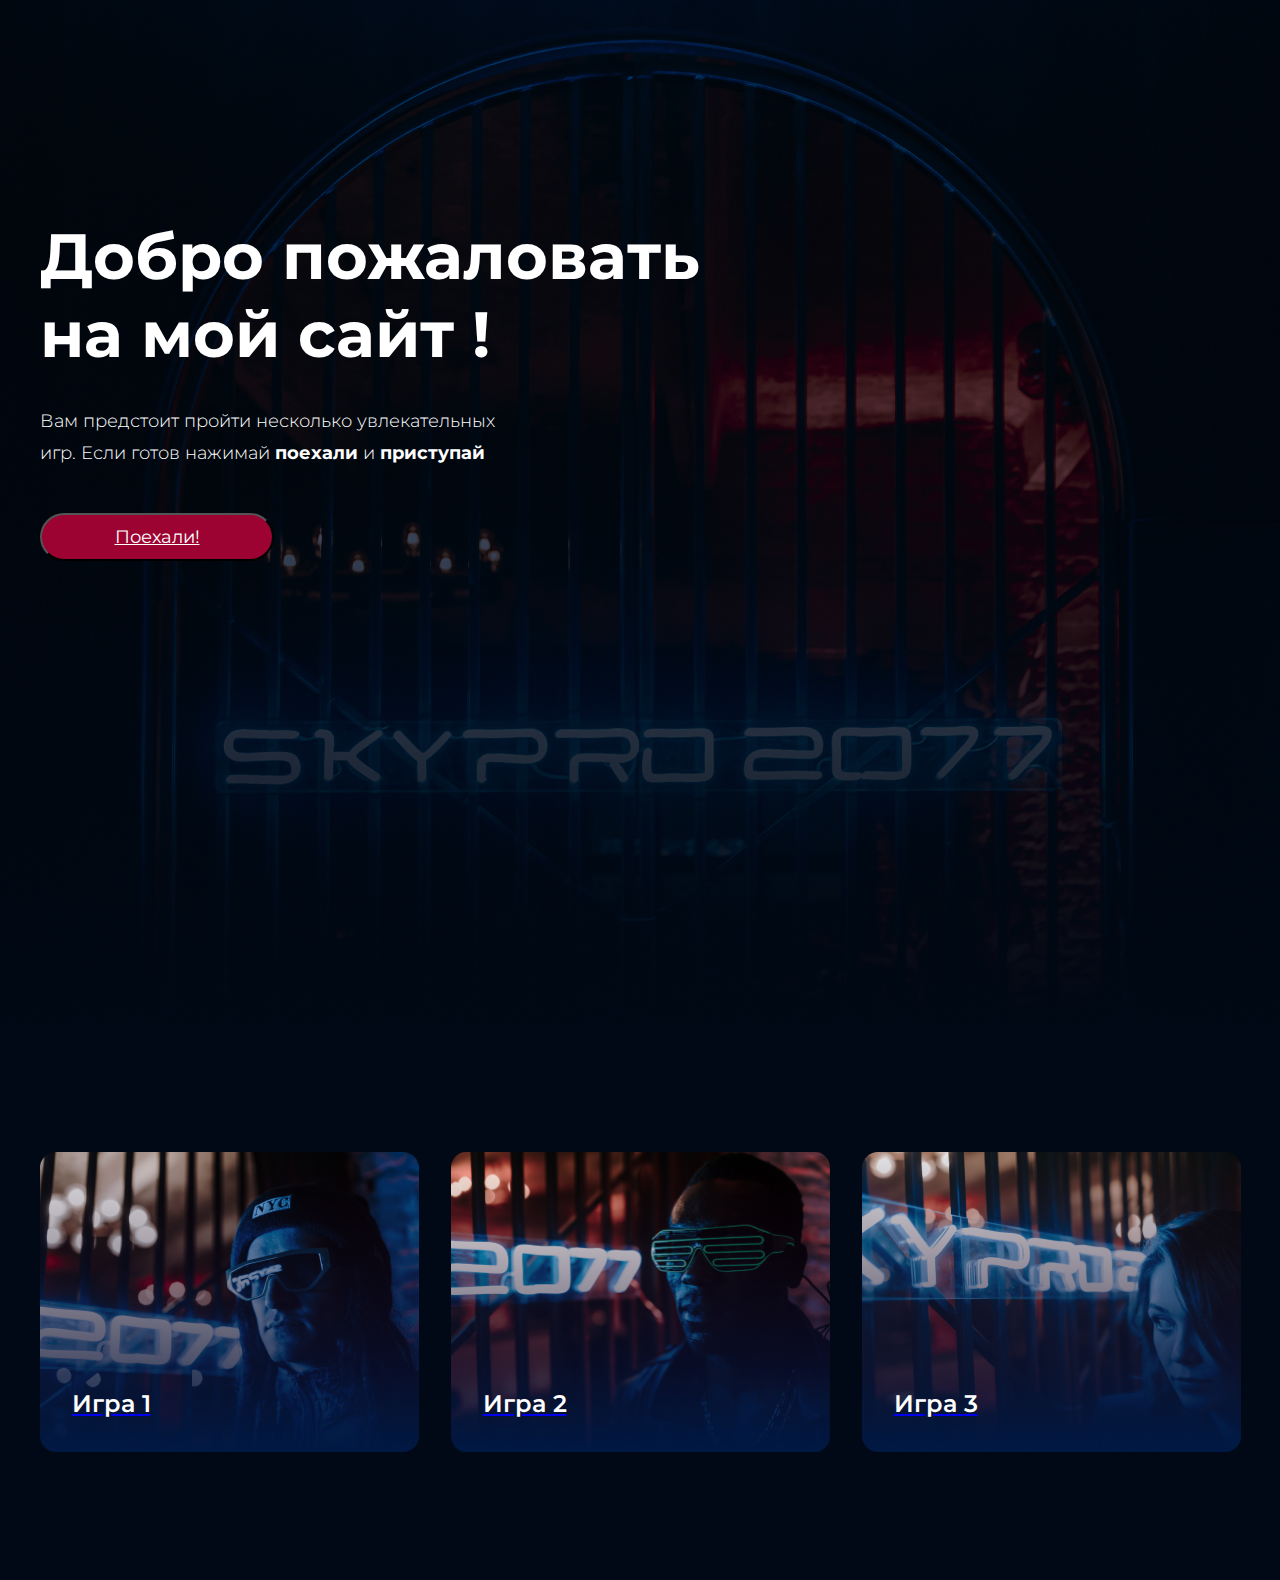
<file: index.html>
<!DOCTYPE html>
<html lang="en">

<head>
    <meta charset="UTF-8">
    <meta name="viewport" content="width=device-width, initial-scale=1.0">
    <title>Document</title>
    <link rel="preconnect" href="https://fonts.googleapis.com">
    <link rel="preconnect" href="https://fonts.gstatic.com" crossorigin>
    <link href="https://fonts.googleapis.com/css2?family=Montserrat:wght@400;500;600&display=swap" rel="stylesheet">
    <link rel="stylesheet" href="style.css">
</head>

<body>
    <div class="heading__big center">
        <header>
            <section class="center">
                <p class="heading__big__text">Добро пожаловать <br> на мой сайт !</p>
                <p class="heading__big__textmin">Вам предстоит пройти несколько увлекательных игр. Если готов нажимай
                    <span class="word">поехали</span> и
                    <span class="word">приступай</span>
                </p>
                <button class="button">
                    <a class="button__text" href="#top">Поехали!</a>
                </button>
            </section>
        </header>
    </div>


    <section class="footer__box">
        <a name="top" href="#" class="game__one">
            <span class="footer__box__text">Игра 1</span>
        </a>
        <a href="#" class="game__two">
            <span class="footer__box__text">Игра 2</span>
        </a>
        <a href="#" class="game__three">
            <span class="footer__box__text">Игра 3</span>
        </a>
    </section>

</body>

</html>
</file>
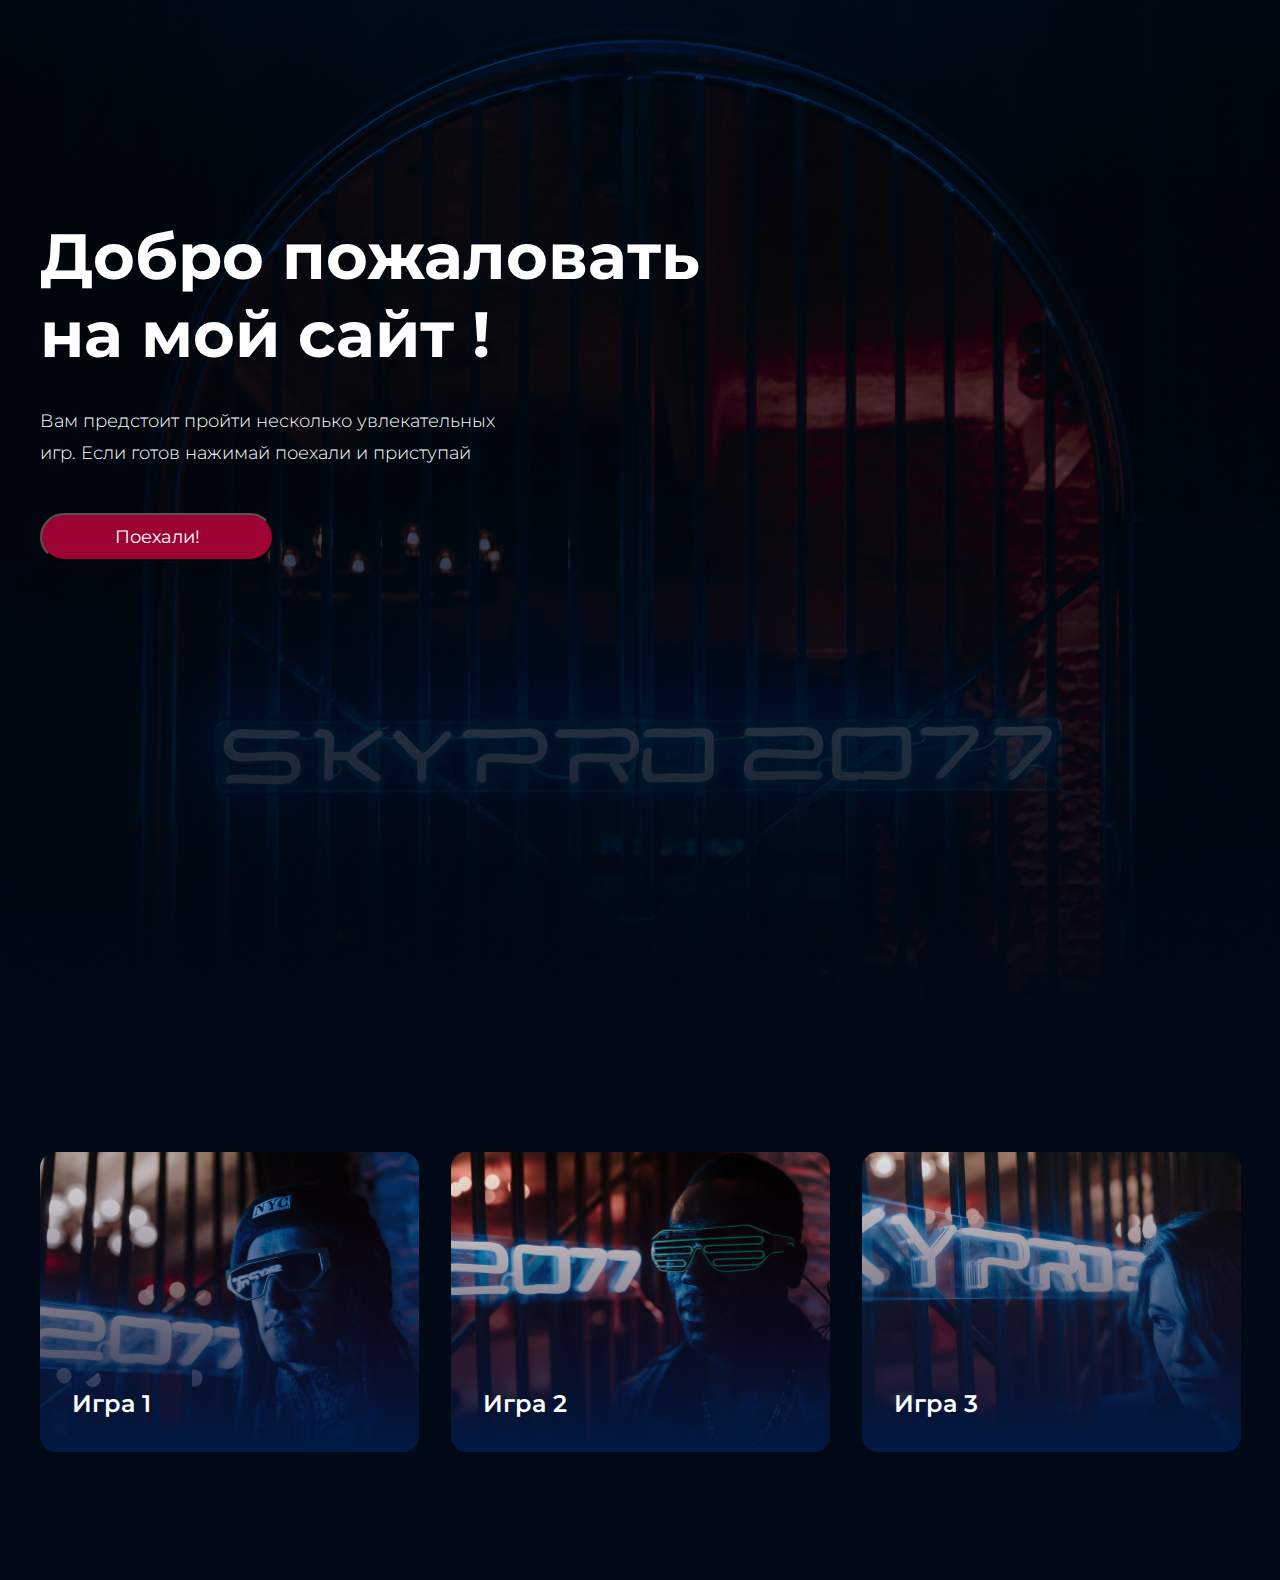
<file: Site v2/index.html>
<!DOCTYPE html>
<html lang="en">

<head>
    <meta charset="UTF-8">
    <meta name="viewport" content="width=device-width, initial-scale=1.0">
    <title>Document</title>
    <link rel="preconnect" href="https://fonts.googleapis.com">
    <link rel="preconnect" href="https://fonts.gstatic.com" crossorigin>
    <link href="https://fonts.googleapis.com/css2?family=Montserrat:wght@400;500;600&display=swap" rel="stylesheet">
    <link rel="stylesheet" href="style.css">
</head>

<body>
    <div class="heading__big center">
        <header>
            <section class="center">
                <p class="heading__big__text">Добро пожаловать <br> на мой сайт !</p>
                <p class="heading__big__textmin">Вам предстоит пройти несколько увлекательных игр. Если готов нажимай
                    поехали и
                    приступай
                </p>
                <button class="button">
                    <p class="button__text">Поехали!</p>
                </button>
            </section>
        </header>
    </div>


    <section class="footer__box">
        <div class="game__one">
            <p class="footer__box__text">Игра 1</p>
        </div>
        <div class="game__two">
            <p class="footer__box__text">Игра 2</p>
        </div>
        <div class="game__three">
            <p class="footer__box__text">Игра 3</p>
        </div>
    </section>

</body>

</html>
</file>
<file: style.css>
* {
    margin: 0;
    padding: 0;
}

body {
    font-family: Montserrat, sans-serif;
}

.center {
    padding-left: calc(50% - 600px);
    padding-right: calc(50% - 600px);
}

.heading__big {
    height: 1024px;
    background-image: url(img/backhead.jpg);
    background-repeat: no-repeat;
    background-size: cover;
    background-position: center;
}

.heading__big__text {
    color: #FFF;
    font-size: 64px;
    font-style: normal;
    font-weight: 700;
    line-height: normal;
    padding-top: 217px;
    width: 788px;
}

.heading__big__textmin {
    color: #FFF;
    font-size: 18px;
    font-style: normal;
    font-weight: 300;
    line-height: 32px;
    padding-top: 32px;
    padding-bottom: 44px;
    width: 481px;
}

.word {
    color: #FFF;
    font-family: Montserrat;
    font-size: 18px;
    font-style: normal;
    font-weight: 700;
    line-height: 32px;
}

.button__text {
    color: #FFF;
    font-family: Montserrat;
    font-size: 18px;
    font-style: normal;
    font-weight: 400;
    line-height: normal;
}

.button {
    border-radius: 30px;
    background: #9C0332;
    width: 234px;
    height: 48px;
}

.footer__box {
    background-image: url(img/backbody.jpg);
    display: flex;
    flex-wrap: wrap;
    align-content: center;
    justify-content: center;
    gap: 32px;

}

.game__one {
    background-image: url(img/backone.png);
    background-repeat: no-repeat;
    background-size: cover;
    background-position: center;
    width: 379px;
    height: 300px;
    margin-bottom: 128px;
    margin-top: 128px;
}

.game__two {
    background-image: url(img/backtwo.png);
    background-repeat: no-repeat;
    background-size: cover;
    background-position: center;
    width: 379px;
    height: 300px;
    margin-top: 128px;

}

.footer__box__text {
    color: #FFF;
    font-size: 24px;
    font-style: normal;
    font-weight: 600;
    line-height: 32px;
    margin: 236px 262px 32px 32px;
    display: flex;
}

.game__three {
    background-image: url(img/backthree.png);
    background-repeat: no-repeat;
    background-size: cover;
    background-position: center;
    width: 379px;
    height: 300px;
    margin-top: 128px;
}
</file>
<file: Site v2/style.css>
* {
    margin: 0;
    padding: 0;
} 


body {
    font-family: Montserrat, sans-serif;
}

.center {
    padding-left: calc(50% - 600px);
    padding-right: calc(50% - 600px);
}


.heading__big {
    height: 1024px;
    background-image: url(img/backhead.jpg);
    background-repeat: no-repeat;
    background-size: cover;
    background-position: center;
}

.heading__big__text {
    color: #FFF;
    font-size: 64px;
    font-style: normal;
    font-weight: 700;
    line-height: normal;
    padding-top: 217px;
    width: 788px;
}

.heading__big__textmin {
    color: #FFF;
    font-size: 18px;
    font-style: normal;
    font-weight: 300;
    line-height: 32px;
    padding-top: 32px;
    padding-bottom: 44px;
    width: 481px;
}

/*.word {
    color: #FFF;
    font-family: Montserrat;
    font-size: 18px;
    font-style: normal;
    font-weight: 700;
    line-height: 32px;
}
*/
.button__text {
    color: #FFF;
    font-family: Montserrat;
    font-size: 18px;
    font-style: normal;
    font-weight: 400;
    line-height: normal;
}

.button {
    border-radius: 30px;
    background: #9C0332;
    width: 234px;
    height: 48px;
}

.footer__box {
    background-image: url(img/backbody.jpg);
    display: flex;
    flex-wrap: wrap;
    align-content: center;
    justify-content: center;
    gap: 32px;

}

.game__one {
    background-image: url(img/backone.png);
    background-repeat: no-repeat;
    background-size: cover;
    background-position: center;
    width: 379px;
    height: 300px;
    margin-bottom: 128px;
    margin-top: 128px;
}

.game__two {
    background-image: url(img/backtwo.png);
    background-repeat: no-repeat;
    background-size: cover;
    background-position: center;
    width: 379px;
    height: 300px;
    margin-top: 128px;

}

.game__three {
    background-image: url(img/backthree.png);
    background-repeat: no-repeat;
    background-size: cover;
    background-position: center;
    width: 379px;
    height: 300px;
    margin-top: 128px;
}

.footer__box__text {
    color: #FFF;
    font-size: 24px;
    font-style: normal;
    font-weight: 600;
    line-height: 32px;
    margin: 236px 262px 32px 32px;
}
</file>
